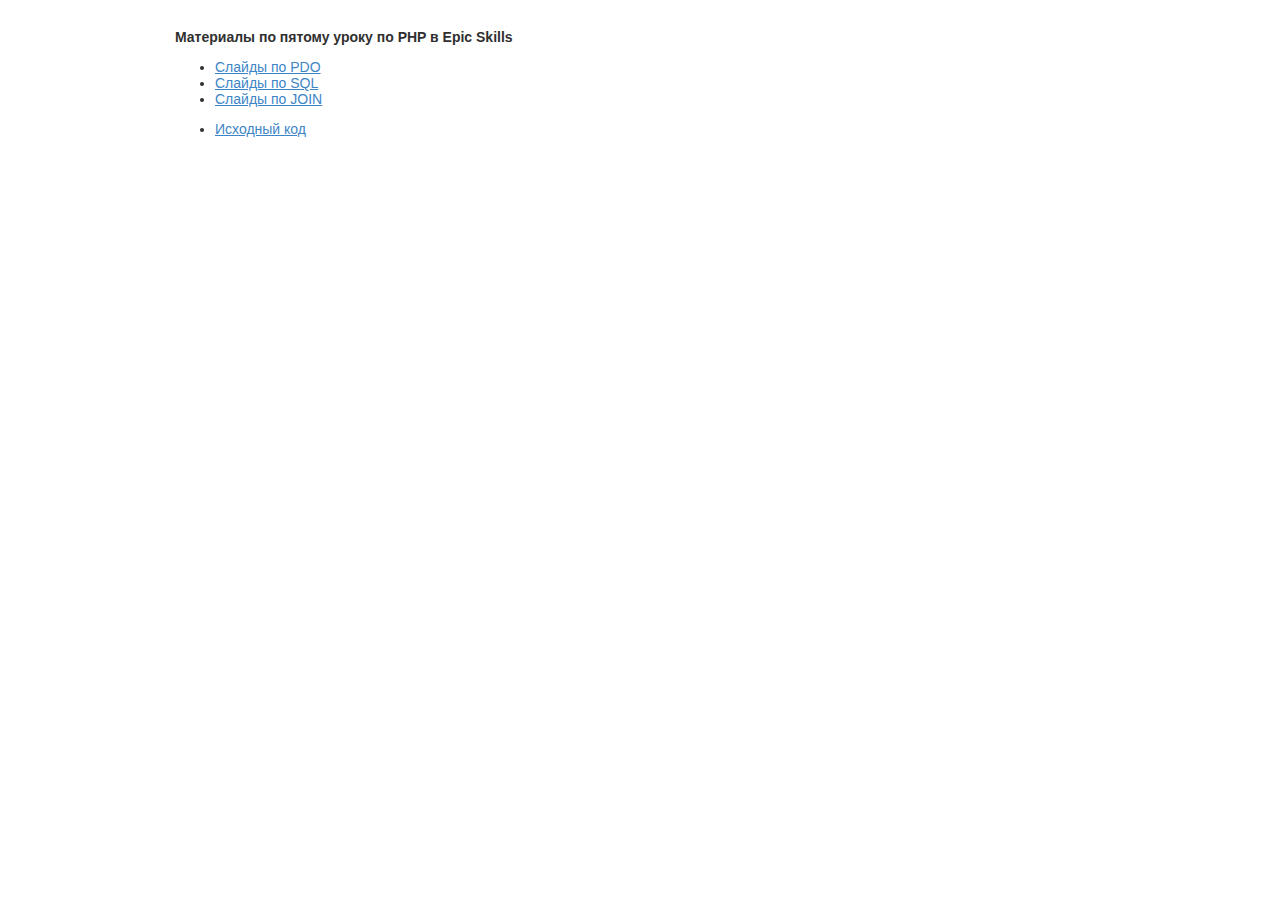
<file: index.html>
<!DOCTYPE html>
<html lang="ru">
<head>
  <meta charset="UTF-8">
  <title>Материалы к урокам в Epic Skills</title>
  <link rel="stylesheet" href="style.css">
  <meta name="viewport" content="width=device-width,initial-scale=1">
</head>
<body>
  <div class="wrapper">
    <p><b>Материалы по пятому уроку по PHP в Epic Skills</b></p>
    <ul>
      <li><a href="slides/pdo/">Слайды по PDO</a></li>
      <li><a href="slides/db/">Слайды по SQL</a></li>
      <li><a href="slides/join/">Слайды по JOIN</a></li>
    </ul>
    <ul>
      <li><a href="https://github.com/eveness/epic-skills/tree/master/php/lesson5/">Исходный код</a></li>
    </ul>
  </div>
</body>
</html>
</file>
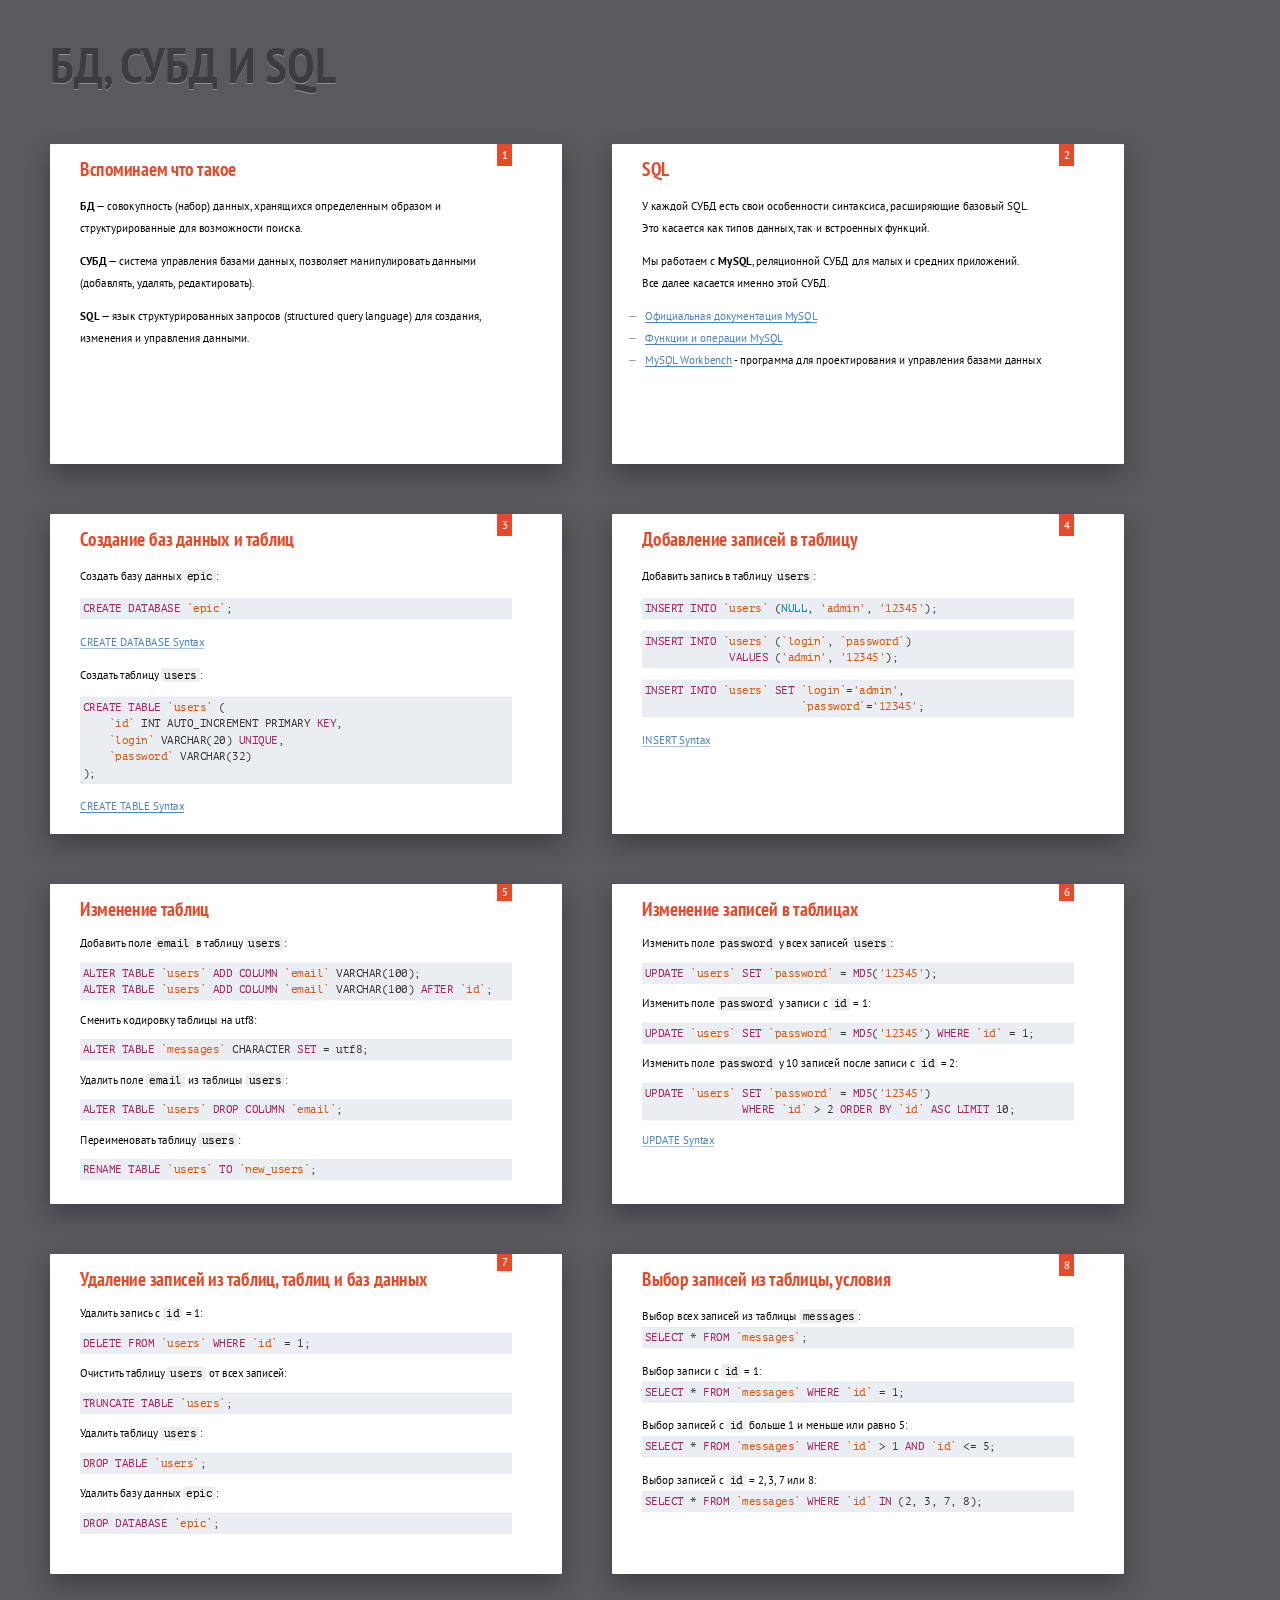
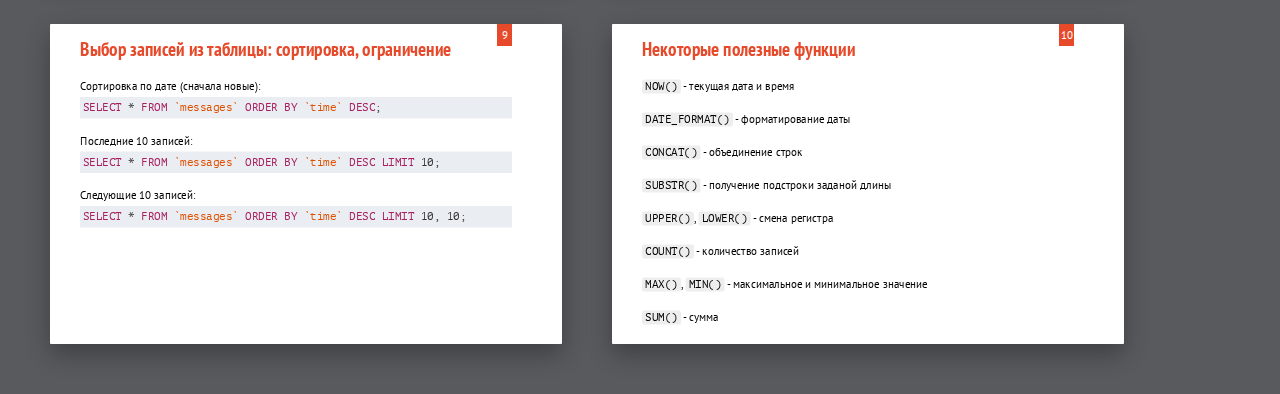
<file: slides/db/index.html>
<!DOCTYPE html>
<html lang="ru">
<head>
	<title>БД, СУБД И SQL</title>
	<meta charset="utf-8">
	<meta http-equiv="x-ua-compatible" content="ie=edge">
	<meta name="viewport" content="width=device-width, initial-scale=1">
	<link rel="stylesheet" href="shower/styles/screen-16x10.css">
	<link rel="stylesheet" href="highlight/styles/github-gist.css">
	<style>
		.slide {
			padding-top: 30px;
			padding-left: 60px;
			font-size: 22px;
		}
		.slide::after {
			background: #e74a2a;
			height: auto;
			padding-top: 0;
			width: 30px;
		}
		.slide pre code {
			line-height: 1.5;
			width: auto;
			margin: 0;
			padding: 5px;
			background: #eaeef3;
		}
		.slide h2 {
			color: #e74a2a;
			font-size: 38px;
			font-weight: 400;
		}
		.progress {
			border: 8px solid #3d85c6;
		}
		.desc {
			line-height: 1.5;
		}
	</style>
</head>
<body class="shower list">

	<header class="caption">
		<h1>БД, СУБД И SQL</h1>
	</header>

<section class="slide">
<h2>Вспоминаем что такое</h2>
<p><b>БД</b> <span class="next">— совокупность (набор) данных, хранящихся определенным образом и структурированные для возможности поиска.</span></p>
<p><b>СУБД</b> <span class="next">— система управления базами данных, позволяет манипулировать данными (добавлять, удалять, редактировать).</span></p>
<p><b>SQL</b> <span class="next">— язык структурированных запросов (structured query language) для создания, изменения и управления данными.</span></p>
</section>

<section class="slide">
<h2>SQL</h2>
<p>У каждой СУБД есть свои особенности синтаксиса, расширяющие базовый SQL.<br>Это каcается как типов данных, так и встроенных функций.</p>
<p>Мы работаем с <b>MySQL</b>, реляционной СУБД для малых и средних приложений.<br>Все далее касается именно этой СУБД.</p>
<ul>
	<li>
		<a href="http://dev.mysql.com/doc/refman/5.7/en/">Официальная документация MySQL</a>
	</li>
	<li>
		<a href="http://dev.mysql.com/doc/refman/5.7/en/func-op-summary-ref.html">Функции и операции MySQL</a>
	</li>
	<li>
		<a href="https://www.mysql.com/products/workbench/">MySQL Workbench</a> - программа для проектирования и управления базами данных</a>
	</li>
</ul>
</section>

<!-- 	<section class="slide desc">
		<h2>Типы данных - целые числа</h2>
		<p><code>INT</code> или <code>INTEGER</code><br>от -2 147 483 648 до 2 147 483 647, или от 0 до 4 294 967 295</p>
		<p><code>TINYINT</code><br>от -128 до 127, или от 0 до 255</p>
		<p><code>SMALLINT</code><br>от -32 768 до 32 767, или от 0 до 65 535</p>
		<p><code>MEDIUMINT</code><br>от -8 388 608 до 8 388 607, или от 0 до 16 777 215</p>
		<p><code>BIGINT</code><br>от -9 223 372 036 854 775 808 до 9 223 372 036 854 775 807,<br>или от 0 до 18 446 744 073 709 551 615</p>
	</section>
	<section class="slide desc">
		<h2>Типы данных - дробные числа</h2>
		<p>M - общее количество цифр (точность).<br>D - количество знаков после запятой (дробной части).</p>
		<p><code>DECIMAL(M, D)</code> или <code>DEC</code>, <code>NUMERIC</code><br>65 и 30</p>
		<p><code>FLOAT(M, D)</code><br>от -3.402823466E+38 до -1.175494351E-38, 0,<br>и от 1.175494351E-38 до 3.402823466E+38</p>
		<p><code>DOUBLE(M, D)</code><br>от -1.7976931348623157E+308 до -2.2250738585072014E-308, 0,<br>и от 2.2250738585072014E-308 до 1.7976931348623157E+308</p>
	</section>
	<section class="slide desc">
		<h2>Типы данных - дата и время</h2>
		<p><code>DATE</code><br>дата в формате 'YYYY-MM-DD'</p>
		<p><code>DATETIME(0-6)</code><br>дата и время в формате 'YYYY-MM-DD HH:MM:SS[.fraction]'</p>
		<p><code>TIMESTAMP(0-6)</code><br>количество секунд с 1 января 1970 года</p>
		<p><code>TIME(0-6)</code><br>время в формате 'HH:MM:SS[.fraction]'</p>
		<p><code>YEAR</code><br>год в формате 'YYYY'</p>
	</section> -->

<section class="slide">
<h2>Создание баз данных и таблиц</h2>
<p>Создать базу данных <code>epic</code>:</p>
<pre><code class="sql">CREATE DATABASE `epic`;</code></pre>
<p><a href="http://dev.mysql.com/doc/refman/5.7/en/create-database.html">CREATE DATABASE Syntax</a></p>
<p>Создать таблицу <code>users</code>:</p>
<pre><code class="sql">CREATE TABLE `users` (
	`id` INT AUTO_INCREMENT PRIMARY KEY,
	`login` VARCHAR(20) UNIQUE,
	`password` VARCHAR(32)
);</code></pre>
<p><a href="http://dev.mysql.com/doc/refman/5.7/en/create-table.html">CREATE TABLE Syntax</a></p>
</section>



<section class="slide">
<h2>Добавление записей в таблицу</h2>
<p>Добавить запись в таблицу <code>users</code>:</p>
<pre><code class="sql">INSERT INTO `users` (NULL, 'admin', '12345');</code></pre>
<pre><code class="sql">INSERT INTO `users` (`login`, `password`) 
             VALUES ('admin', '12345');</code></pre>
<pre><code class="sql">INSERT INTO `users` SET `login`='admin', 
                        `password`='12345';</code></pre>
<p><a href="http://dev.mysql.com/doc/refman/5.7/en/insert.html">INSERT Syntax</a></p>
</section>



	<section class="slide desc">
		<h2>Изменение таблиц</h2>
<p>Добавить поле <code>email</code> в таблицу <code>users</code>:</p>
<pre><code class="sql">ALTER TABLE `users` ADD COLUMN `email` VARCHAR(100);
ALTER TABLE `users` ADD COLUMN `email` VARCHAR(100) AFTER `id`;</code></pre>
<p>Сменить кодировку таблицы на utf8:</p>
<pre><code class="sql">ALTER TABLE `messages` CHARACTER SET = utf8;</code></pre>
<p>Удалить поле <code>email</code> из таблицы <code>users</code>:</p>
<pre><code class="sql">ALTER TABLE `users` DROP COLUMN `email`;</code></pre>
<p>Переименовать таблицу <code>users</code>:</p>
<pre><code class="sql">RENAME TABLE `users` TO `new_users`;</code></pre>
	</section>


	<section class="slide desc">
		<h2>Изменение записей в таблицах</h2>
		<p>Изменить поле <code>password</code> у всех записей <code>users</code>:</p>
		<pre><code class="sql">UPDATE `users` SET `password` = MD5('12345');</code></pre>
		<p>Изменить поле <code>password</code> у записи с <code>id</code> = 1:</p>
		<pre><code class="sql">UPDATE `users` SET `password` = MD5('12345') WHERE `id` = 1;</code></pre>
		<p>Изменить поле <code>password</code> у 10 записей после записи с <code>id</code> = 2:</p>
		<pre><code class="sql">UPDATE `users` SET `password` = MD5('12345') 
               WHERE `id` > 2 ORDER BY `id` ASC LIMIT 10;</code></pre>
     <p><a href="http://dev.mysql.com/doc/refman/5.7/en/update.html">UPDATE Syntax</a></p>
	</section>


	<section class="slide desc">
		<h2>Удаление записей из таблиц, таблиц и баз данных</h2>
		<p>Удалить запись с <code>id</code> = 1:</p>
		<pre><code class="sql">DELETE FROM `users` WHERE `id` = 1;</code></pre>
		<p>Очистить таблицу <code>users</code> от всех записей:</p>
		<pre><code class="sql">TRUNCATE TABLE `users`;</code></pre>
		<p>Удалить таблицу <code>users</code>:</p>
		<pre><code class="sql">DROP TABLE `users`;</code></pre>
		<p>Удалить базу данных <code>epic</code>:</p>
		<pre><code class="sql">DROP DATABASE `epic`;</code></pre>
	</section>

	<section class="slide">
		<h2>Выбор записей из таблицы, условия</h2>
		Выбор всех записей из таблицы <code>messages</code>:
		<pre><code class="sql">SELECT * FROM `messages`;</code></pre>
		Выбор записи с <code>id</code> = 1:
		<pre><code class="sql">SELECT * FROM `messages` WHERE `id` = 1;</code></pre>
		Выбор записей с <code>id</code> больше 1 и меньше или равно 5:
		<pre><code class="sql">SELECT * FROM `messages` WHERE `id` > 1 AND `id` <= 5;</code></pre>
		Выбор записей с <code>id</code> = 2, 3, 7 или 8:
		<pre><code class="sql">SELECT * FROM `messages` WHERE `id` IN (2, 3, 7, 8);</code></pre>
	</section>

	<section class="slide">
		<h2>Выбор записей из таблицы: сортировка, ограничение</h2>
		Сортировка по дате (сначала новые):
		<pre><code class="sql">SELECT * FROM `messages` ORDER BY `time` DESC;</code></pre>
		Последние 10 записей:
		<pre><code class="sql">SELECT * FROM `messages` ORDER BY `time` DESC LIMIT 10;</code></pre>
		Следующие 10 записей:
		<pre><code class="sql">SELECT * FROM `messages` ORDER BY `time` DESC LIMIT 10, 10;</code></pre>
	</section>

	<section class="slide">
		<h2>Некоторые полезные функции</h2>
		<p><code>NOW()</code> - текущая дата и время</p>
		<p><code>DATE_FORMAT()</code> - форматирование даты</p>
		<p><code>CONCAT()</code> - объединение строк</p>
		<p><code>SUBSTR()</code> - получение подстроки заданой длины</p>
		<p><code>UPPER()</code>, <code>LOWER()</code> - смена регистра</p>
		<p><code>COUNT()</code> - количество записей</p>
		<p><code>MAX()</code>, <code>MIN()</code> - максимальное и минимальное значение</p>
		<p><code>SUM()</code> - сумма</p>
	</section>

	<div class="progress"></div>
	<script src="shower/shower.min.js"></script>
	<script src="highlight/highlight.pack.js"></script>
	<script>hljs.initHighlightingOnLoad();</script>
</body>
</html>
</file>
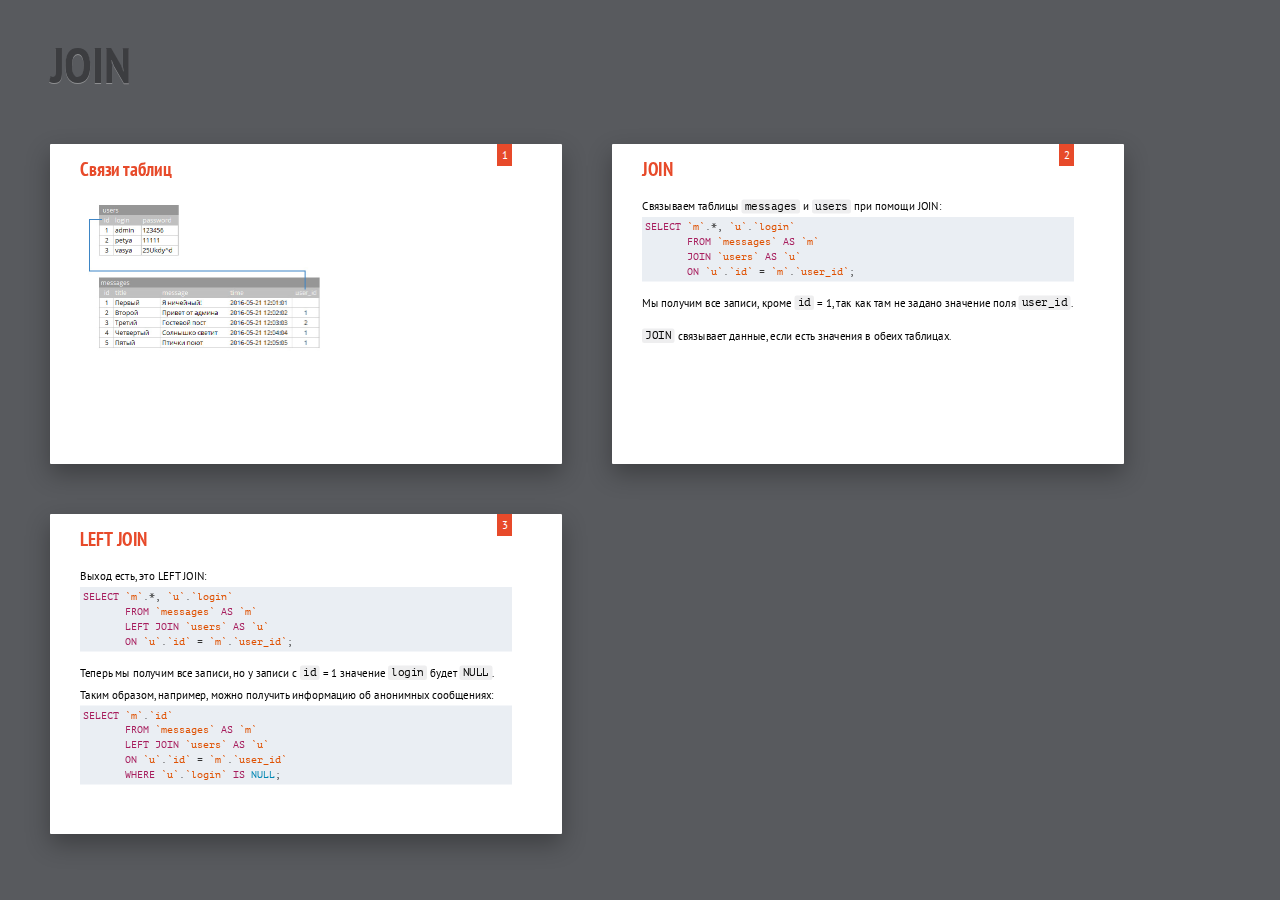
<file: slides/join/index.html>
<!DOCTYPE html>
<html lang="ru">
<head>
	<title>JOIN</title>
	<meta charset="utf-8">
	<meta http-equiv="x-ua-compatible" content="ie=edge">
	<meta name="viewport" content="width=device-width, initial-scale=1">
	<link rel="stylesheet" href="shower/styles/screen-16x10.css">
	<link rel="stylesheet" href="highlight/styles/github-gist.css">
	<style>
		.slide {
			padding-top: 30px;
			padding-left: 60px;
			font-size: 22px;
		}
		.slide::after {
			background: #e74a2a;
			height: auto;
			padding-top: 0;
			width: 30px;
		}
		.slide pre code {
			line-height: 1.5;
			width: auto;
			margin: 0;
			padding: 5px;
			background: #eaeef3;
		}
		.slide h2 {
			color: #e74a2a;
			font-size: 38px;
			font-weight: 400;
		}
		.progress {
			border: 8px solid #3d85c6;
		}
		.desc {
			line-height: 1.5;
		}
	</style>
</head>
<body class="shower list">

	<header class="caption">
		<h1>JOIN</h1>
	</header>

<section class="slide">
<h2>Cвязи таблиц</h2>
<img src="img/tables_relations-1.jpg" alt="" width="591" height="528">
</section>

<section class="slide">
<h2>JOIN</h2>
Связываем таблицы <code>messages</code> и <code>users</code> при помощи JOIN:
<pre style="font-size: 0.9em;"><code class="sql">SELECT `m`.*, `u`.`login` 
       FROM `messages` AS `m` 
       JOIN `users` AS `u` 
       ON `u`.`id` = `m`.`user_id`;</code></pre>
<p>Мы получим все записи, кроме <code>id</code> = 1, так как там не задано значение поля <code>user_id</code>.</p>
<p><code>JOIN</code> связывает данные, если есть значения в обеих таблицах.</p>
</section>

<section class="slide">
<h2>LEFT JOIN</h2>
Выход есть, это LEFT JOIN:
<pre style="font-size: 0.9em;"><code class="sql">SELECT `m`.*, `u`.`login` 
       FROM `messages` AS `m` 
       LEFT JOIN `users` AS `u` 
       ON `u`.`id` = `m`.`user_id`;</code></pre>
Теперь мы получим все записи, но у записи с <code>id</code> = 1 значение <code>login</code> будет <code>NULL</code>.<br>
Таким образом, например, можно получить информацию об анонимных сообщениях:
<pre style="font-size: 0.9em;"><code class="sql">SELECT `m`.`id` 
       FROM `messages` AS `m` 
       LEFT JOIN `users` AS `u` 
       ON `u`.`id` = `m`.`user_id`
       WHERE `u`.`login` IS NULL;</code></pre>
</section>

	<div class="progress"></div>
	<script src="shower/shower.min.js"></script>
	<script src="highlight/highlight.pack.js"></script>
	<script>hljs.initHighlightingOnLoad();</script>
</body>
</html>
</file>
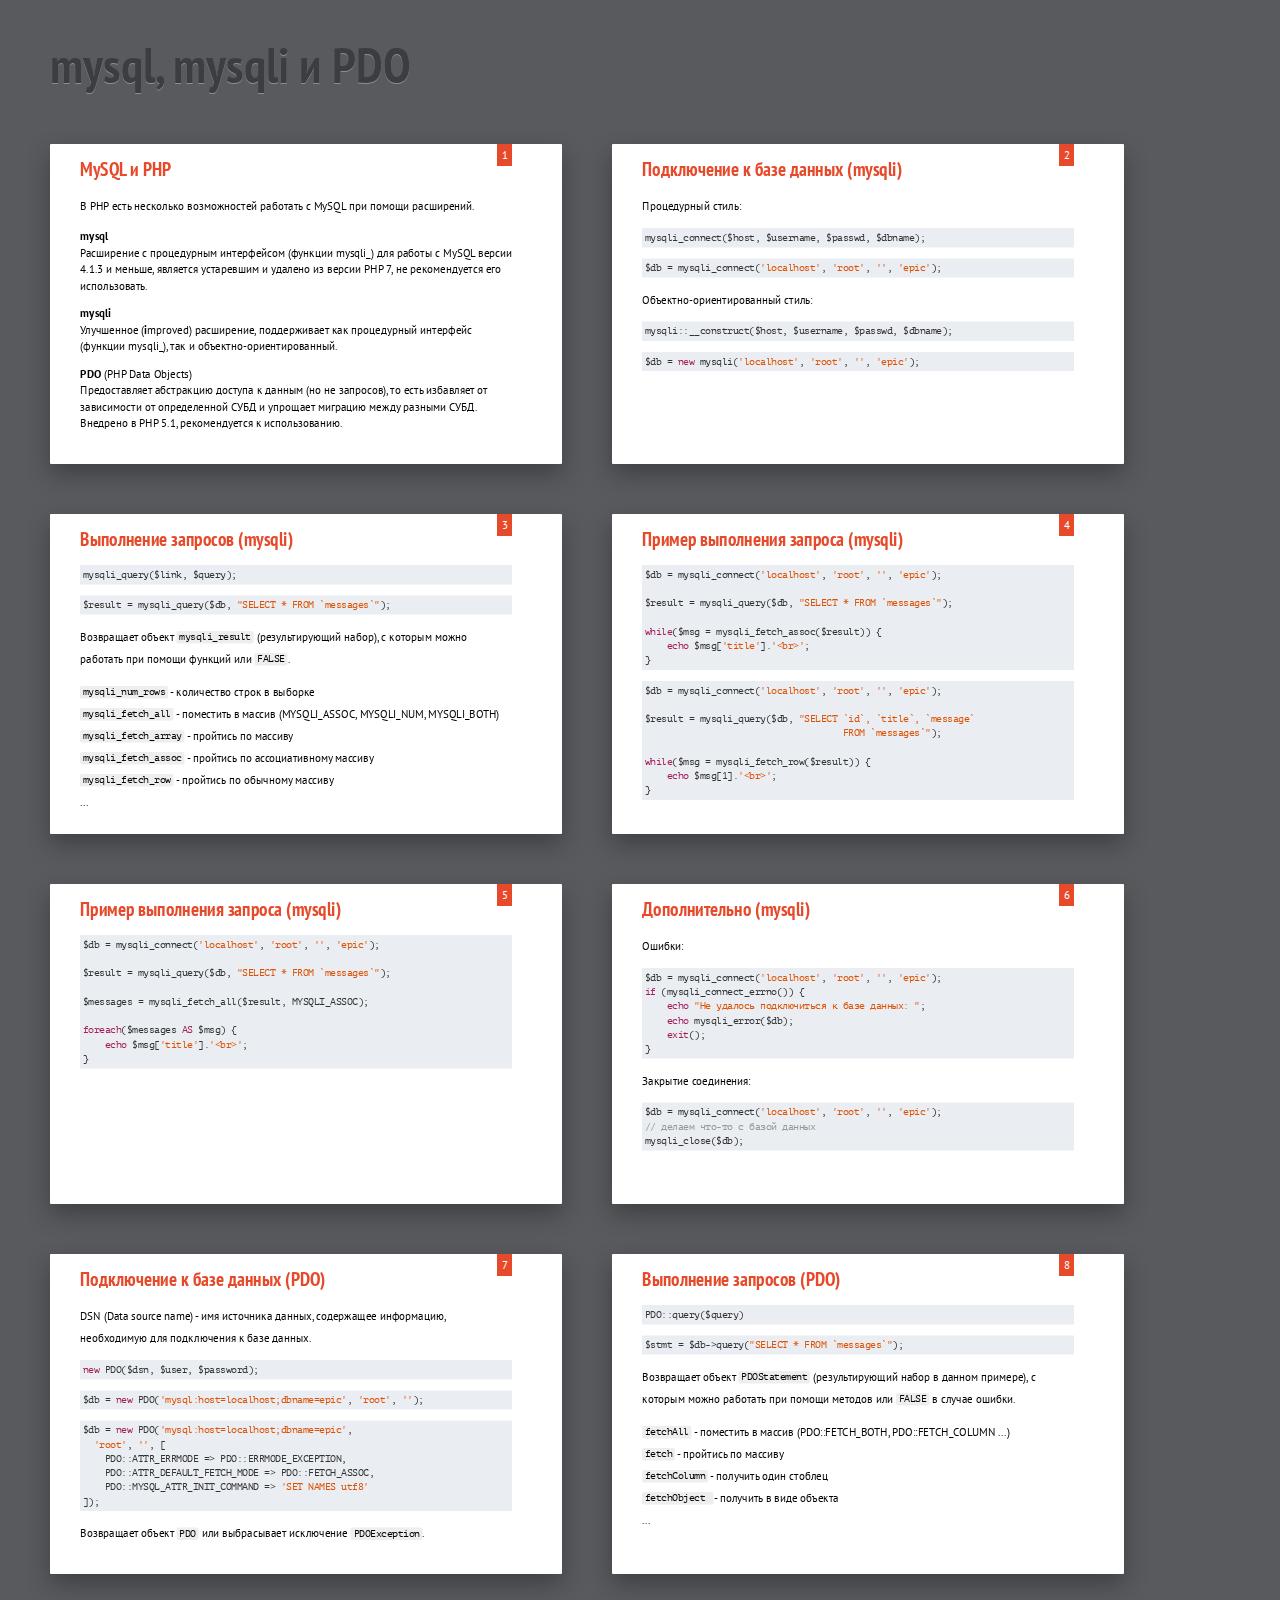
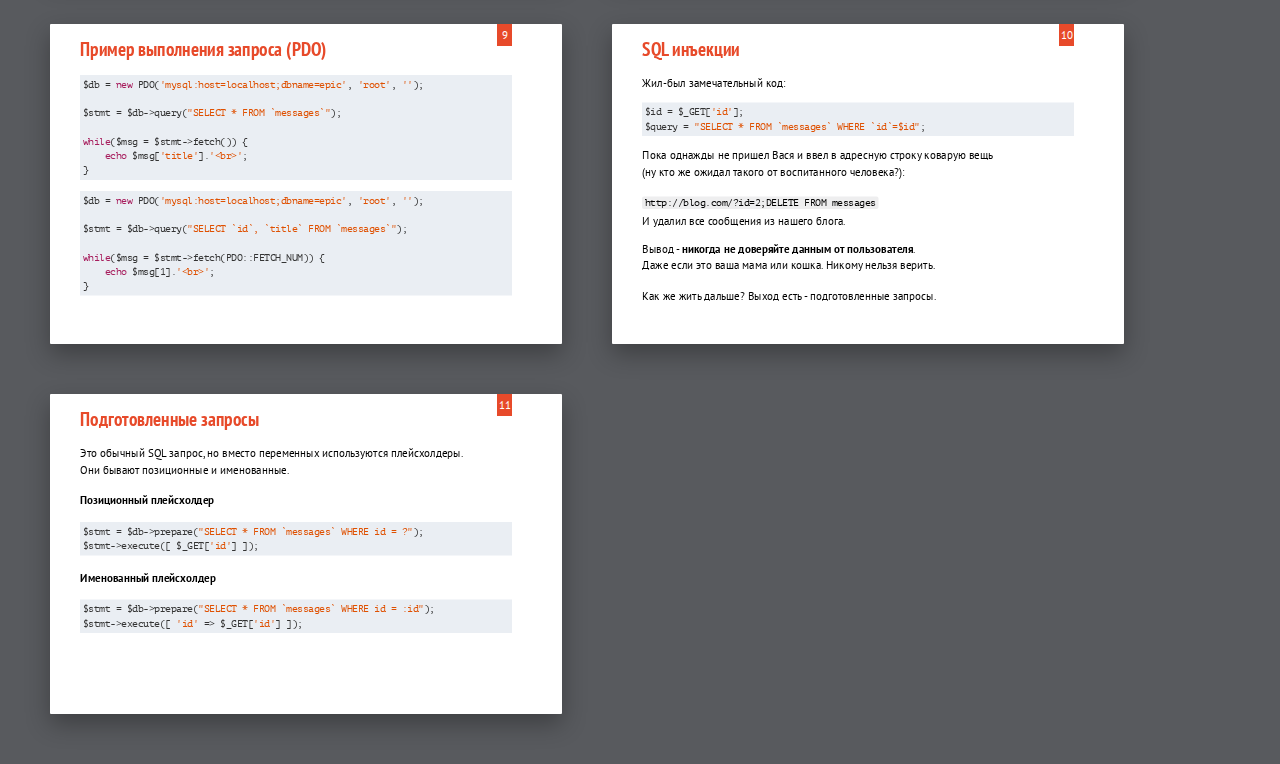
<file: slides/pdo/index.html>
<!DOCTYPE html>
<html lang="ru">
<head>
	<title>mysql, mysqli и PDO</title>
	<meta charset="utf-8">
	<meta http-equiv="x-ua-compatible" content="ie=edge">
	<meta name="viewport" content="width=device-width, initial-scale=1">
	<link rel="stylesheet" href="shower/styles/screen-16x10.css">
	<link rel="stylesheet" href="highlight/styles/github-gist.css">
	<style>
		.slide {
			padding-top: 30px;
			padding-left: 60px;
			font-size: 22px;
		}
		.slide::after {
			background: #e74a2a;
			height: auto;
			padding-top: 0;
			width: 30px;
		}
		.slide code {
			font-size: 19px;
		}
		.slide pre code {
			line-height: 1.5;
			width: auto;
			margin: 0;
			padding: 5px;
			background: #eaeef3;
		}
		.slide h2 {
			color: #e74a2a;
			font-size: 38px;
			font-weight: 400;
		}
		.progress {
			border: 8px solid #3d85c6;
		}
		.desc {
			line-height: 1.5;
		}
	</style>
</head>
<body class="shower list">

	<header class="caption">
		<h1>mysql, mysqli и PDO</h1>
	</header>

<section class="slide">
<h2>MySQL и PHP</h2>
<p>В PHP есть несколько возможностей работать с MySQL при помощи расширений.</p>
<p class="desc"><b>mysql</b><br>
Расширение с процедурным интерфейсом (функции mysqli_) для работы с MySQL версии 4.1.3 и меньше, является устаревшим и удалено из версии PHP 7, не рекомендуется его использовать.</p>
<p class="desc"><b>mysqli</b><br>Улучшенное (<b>i</b>mproved) расширение, поддерживает как процедурный интерфейс (функции mysqli_), так и объектно-ориентированный.</p>
<p class="desc"><b>PDO</b> (PHP Data Objects)<br>Предоставляет абстракцию доступа к данным (но не запросов), то есть избавляет от зависимости от определенной СУБД и упрощает миграцию между разными СУБД. Внедрено в PHP 5.1, рекомендуется к использованию.</p>

</section>

<section class="slide">
<h2>Подключение к базе данных (mysqli)</h2>
<p>Процедурный стиль:</p>
<pre><code class="php">mysqli_connect($host, $username, $passwd, $dbname);</code></pre>
<pre><code class="php">$db = mysqli_connect('localhost', 'root', '', 'epic');</code></pre>
<p>Объектно-ориентированный стиль:</p>
<pre><code class="php">mysqli::__construct($host, $username, $passwd, $dbname);</code></pre>
<pre><code class="php">$db = new mysqli('localhost', 'root', '', 'epic');</code></pre>
</section>


<section class="slide">
<h2>Выполнение запросов (mysqli)</h2>
<pre><code class="php">mysqli_query($link, $query);</code></pre>
<pre><code class="php">$result = mysqli_query($db, "SELECT * FROM `messages`");</code></pre>
<p>Возвращает объект <code>mysqli_result</code> (результирующий набор), с которым можно работать при помощи функций или <code>FALSE</code>.</p>
<p>
	<code>mysqli_num_rows</code> - количество строк в выборке<br>
	<code>mysqli_fetch_all</code> - поместить в массив (MYSQLI_ASSOC, MYSQLI_NUM, MYSQLI_BOTH)<br>
	<code>mysqli_fetch_array</code> - пройтись по массиву<br>
	<code>mysqli_fetch_assoc</code> - пройтись по ассоциативному массиву<br>
	<code>mysqli_fetch_row</code> - пройтись по обычному массиву<br>
	...
</p>
</section>

<section class="slide">
<h2>Пример выполнения запроса (mysqli)</h2>
<pre><code class="php">$db = mysqli_connect('localhost', 'root', '', 'epic');

$result = mysqli_query($db, "SELECT * FROM `messages`");

while($msg = mysqli_fetch_assoc($result)) {
	echo $msg['title'].'&lt;br>';
}</code></pre>
<pre><code class="php">$db = mysqli_connect('localhost', 'root', '', 'epic');

$result = mysqli_query($db, "SELECT `id`, `title`, `message` 
                                    FROM `messages`");

while($msg = mysqli_fetch_row($result)) {
	echo $msg[1].'&lt;br>';
}</code></pre>
</section>

<!-- <section class="slide white">
    <img class="cover height" src="img/keep-calm-and-love-programming.jpg">
</section> -->


<section class="slide">
<h2>Пример выполнения запроса (mysqli)</h2>
<pre><code class="php">$db = mysqli_connect('localhost', 'root', '', 'epic');

$result = mysqli_query($db, "SELECT * FROM `messages`");

$messages = mysqli_fetch_all($result, MYSQLI_ASSOC);

foreach($messages AS $msg) {
	echo $msg['title'].'&lt;br>';
}</code></pre>
</section>

<section class="slide">
<h2>Дополнительно (mysqli)</h2>
<p>Ошибки:</p>
<pre><code class="php">$db = mysqli_connect('localhost', 'root', '', 'epic');
if (mysqli_connect_errno()) {
	echo "Не удалось подключиться к базе данных: ";
	echo mysqli_error($db);
	exit();
}</code></pre>
<p>Закрытие соединения:</p>
<pre><code class="php">$db = mysqli_connect('localhost', 'root', '', 'epic');
// делаем что-то с базой данных
mysqli_close($db);</code></pre>
</section>

<section class="slide">
<h2>Подключение к базе данных (PDO)</h2>
<p>DSN (Data source name) - имя источника данных, содержащее информацию, необходимую для подключения к базе данных.</p>
<pre><code class="php">new PDO($dsn, $user, $password);</code></pre>
<pre><code class="php">$db = new PDO('mysql:host=localhost;dbname=epic', 'root', '');</code></pre>
<pre class="next"><code class="php">$db = new PDO('mysql:host=localhost;dbname=epic', 
  'root', '', [
    PDO::ATTR_ERRMODE => PDO::ERRMODE_EXCEPTION,
    PDO::ATTR_DEFAULT_FETCH_MODE => PDO::FETCH_ASSOC,
    PDO::MYSQL_ATTR_INIT_COMMAND => 'SET NAMES utf8'
]);</code></pre>
<p>Возвращает объект <code>PDO</code> или выбрасывает исключение <code>PDOException</code>.</p>
</section>

<section class="slide">
<h2>Выполнение запросов (PDO)</h2>
<pre><code class="php">PDO::query($query)</code></pre>
<pre><code class="php">$stmt = $db->query("SELECT * FROM `messages`");</code></pre>
<p>Возвращает объект <code>PDOStatement</code> (результирующий набор в данном примере), с которым можно работать при помощи методов или <code>FALSE</code> в случае ошибки.</p>
<p>
	<code>fetchAll</code> - поместить в массив (PDO::FETCH_BOTH, PDO::FETCH_COLUMN ...)<br>
	<code>fetch</code> - пройтись по массиву<br>
	<code>fetchColumn</code> - получить один стоблец<br>
	<code>fetchObject </code> - получить в виде объекта<br>
	...
</p>
</section>

<section class="slide">
<h2>Пример выполнения запроса (PDO)</h2>
<pre><code class="php">$db = new PDO('mysql:host=localhost;dbname=epic', 'root', '');

$stmt = $db->query("SELECT * FROM `messages`");

while($msg = $stmt->fetch()) {
	echo $msg['title'].'&lt;br>';
}
</code></pre>
<pre class="next"><code class="php">$db = new PDO('mysql:host=localhost;dbname=epic', 'root', '');

$stmt = $db->query("SELECT `id`, `title` FROM `messages`");

while($msg = $stmt->fetch(PDO::FETCH_NUM)) {
	echo $msg[1].'&lt;br>';
}
</code></pre>
</section>

<section class="slide">
<h2>SQL инъекции</h2>
<p class="desc">Жил-был замечательный код:</p>
<pre><code class="php">$id = $_GET['id'];
$query = "SELECT * FROM `messages` WHERE `id`=$id";</code></pre><div class="next">
	
	<p class="desc">Пока однажды не пришел Вася и ввел в адресную строку коварую вещь<br>(ну кто же ожидал такого от воспитанного человека?):</p>
	<code>http://blog.com/?id=2;DELETE FROM messages</code>
</div>
<p class="desc next">И удалил все сообщения из нашего блога.</p>
<p class="desc next">Вывод - <b>никогда не доверяйте данным от пользователя</b>.<br>Даже если это ваша мама или кошка. Никому нельзя верить.</p>
<p class="next">Как же жить дальше? Выход есть - подготовленные запросы.</p>
</section>

<section class="slide">
<h2>Подготовленные запросы</h2>
<p class="desc">Это обычный SQL запрос, но вместо переменных используются плейсхолдеры.<br>Они бывают позиционные и именованные.</p>
<p><b>Позиционный плейсхолдер</b></p>
<pre><code class="php">$stmt = $db->prepare("SELECT * FROM `messages` WHERE id = ?");
$stmt->execute([ $_GET['id'] ]);</code></pre>
<p><b>Именованный плейсхолдер</b></p>
<pre><code class="php">$stmt = $db->prepare("SELECT * FROM `messages` WHERE id = :id");
$stmt->execute([ 'id' => $_GET['id'] ]);</code></pre>
</section>

<!-- <section class="slide">
<h2>Выносим настройки подключения</h2>
<pre><code class="php">
$config = [
  'host' => 'localhost',
  'dbname' => 'epic',
  'user' => 'root',
  'passwd' => '',
  'options' => [
    PDO::ATTR_ERRMODE => PDO::ERRMODE_EXCEPTION,
    PDO::ATTR_DEFAULT_FETCH_MODE => PDO::FETCH_ASSOC,
    PDO::MYSQL_ATTR_INIT_COMMAND => 'SET NAMES utf8'
  ]
];

$db = new PDO("mysql:host={$config['host']};dbname={$config['dbname']}", 
              $config['user'], $config['passwd'], $config['options']);

</code></pre>
</section> -->

	<div class="progress"></div>
	<script src="shower/shower.min.js"></script>
	<script src="highlight/highlight.pack.js"></script>
	<script>hljs.initHighlightingOnLoad();</script>
</body>
</html>
</file>
<file: style.css>
body, html {

  margin: 0;
  padding: 0;

  font-family: Verdana, Helvetica, sans-serif;
  font-size: 14px;
  color: #303030;

}

a {
  color: #3d85c6;
}

.wrapper {

  max-width: 960px;
  box-sizing: border-box;
  margin: 0 auto;
  padding: 15px;

}
</file>
<file: slides/db/shower/styles/screen-16x10.css>
/**
 * Ribbon theme for Shower HTML presentation engine
 * shower-ribbon v2.0.5, https://github.com/shower/ribbon
 * @copyright 2010–2016 Vadim Makeev, http://pepelsbey.net/
 * @license MIT
 */
@charset "UTF-8";@font-face{font-family:PT Sans;src:url(../fonts/pt-sans-regular.woff) format("woff")}@font-face{font-weight:700;font-family:PT Sans;src:url(../fonts/pt-sans-bold.woff) format("woff")}@font-face{font-style:italic;font-family:PT Sans;src:url(../fonts/pt-sans-italic.woff) format("woff")}@font-face{font-style:italic;font-weight:700;font-family:PT Sans;src:url(../fonts/pt-sans-bold-italic.woff) format("woff")}@font-face{font-family:PT Sans Narrow;font-weight:700;src:url(../fonts/pt-sans-narrow-bold.woff) format("woff")}@font-face{font-family:PT Mono;src:url(../fonts/pt-mono-regular.woff) format("woff")}*,::after,::before{box-sizing:border-box}a,abbr,acronym,address,applet,article,aside,audio,b,big,blockquote,body,canvas,caption,center,cite,code,dd,del,details,dfn,div,dl,dt,em,embed,fieldset,figcaption,figure,footer,form,h1,h2,h3,h4,h5,h6,header,hgroup,html,i,iframe,img,ins,kbd,label,legend,li,mark,menu,nav,object,ol,output,p,pre,q,ruby,s,samp,section,small,span,strike,strong,sub,summary,sup,table,tbody,td,tfoot,th,thead,time,tr,tt,u,ul,var,video{margin:0;padding:0;border:0;font:inherit;vertical-align:baseline}article,aside,details,figcaption,figure,footer,header,hgroup,main,menu,nav,section{display:block}body{line-height:1}ol,ul{list-style:none}blockquote,q{quotes:none}blockquote::after,blockquote::before,q::after,q::before{content:none}table{border-collapse:collapse;border-spacing:0}a{text-decoration:none}@page{margin:0;size:1024px 640px}.shower{color:#000;counter-reset:slide;font:25px/2 PT Sans,sans-serif;-webkit-print-color-adjust:exact;-webkit-text-size-adjust:none;-moz-text-size-adjust:none;-ms-text-size-adjust:none}@media print{.shower{text-rendering:geometricPrecision}}.caption{font-size:25px;display:none;margin-top:-.2em;padding:0 1em .93em;width:100%;color:#3c3d40;text-shadow:0 1px 0 #8d8e90}@media (min-width:1174px){.caption{font-size:50px}}@media (min-width:2348px){.caption{font-size:100px}}.caption h1{padding-bottom:.15em;font:700 1em/1 PT Sans Narrow,sans-serif}.caption p{line-height:1;font-size:.6em}.caption a{color:#4b86c2;text-shadow:0 -1px 0 #1f3f60}.slide{position:relative;z-index:1;overflow:hidden;padding:106px 100px 0;width:1024px;height:640px;background:#fff;font-size:25px}.slide::after{position:absolute;top:0;right:100px;padding-top:15px;width:50px;height:100px;background:url(../images/ribbon.svg) no-repeat;color:#fff;counter-increment:slide;content:counter(slide);text-align:center}.slide h2{margin-bottom:34px;color:#585a5e;font:700 50px/1 PT Sans Narrow,sans-serif}.slide p{margin-bottom:1em}.slide p.note{color:#979a9e}.slide a{background:-webkit-linear-gradient(bottom,currentColor .09em,transparent .09em) repeat-x;background:linear-gradient(to top,currentColor .09em,transparent .09em) repeat-x;color:#4b86c2}.slide b,.slide strong{font-weight:700}.slide blockquote,.slide dfn,.slide em,.slide i{font-style:italic}.slide code,.slide kbd,.slide mark,.slide samp{padding:.1em .3em;border-radius:.2em}.slide code,.slide kbd,.slide samp{background:rgba(88,90,94,.1);line-height:1;font-family:PT Mono,monospace,monospace}.slide mark{background:#fafaa2}.slide sub,.slide sup{position:relative;line-height:0;font-size:75%}.slide sub{bottom:-.25em}.slide sup{top:-.5em}.slide blockquote::before{position:absolute;margin:-.15em 0 0 -.43em;color:#ccc;line-height:1;font-size:8em;content:'\201C'}.slide blockquote+figcaption{margin:-1em 0 1em;font-style:italic;font-weight:700}.slide ol,.slide ul{margin-bottom:1em;counter-reset:list}.slide ol li,.slide ul li{page-break-inside:avoid;text-indent:-2em}.slide ol li::before,.slide ul li::before{display:inline-block;width:2em;color:#979a9e;text-align:right}.slide ol ol,.slide ol ul,.slide ul ol,.slide ul ul{margin-bottom:0;margin-left:2em}.slide ul>li::before{padding-right:.5em;content:'•'}.slide ul>li:lang(ru)::before{content:'—'}.slide ol>li::before{padding-right:.4em;counter-increment:list;content:counter(list) "."}.slide table{margin-left:-100px;margin-bottom:1em;width:calc(100% + 100px + 100px)}.slide table td:first-child,.slide table th:first-child{padding-left:96px}.slide table td:last-child,.slide table th:last-child{padding-right:96px}.slide table th{text-align:left;font-weight:700}.slide table tr:not(:last-of-type)>*{background:-webkit-linear-gradient(bottom,rgba(88,90,94,.5) .055em,transparent .055em) repeat-x;background:linear-gradient(to top,rgba(88,90,94,.5) .055em,transparent .055em) repeat-x}.slide table.striped tr:nth-child(even){background:rgba(88,90,94,.1)}.slide table.striped tr>*{background-image:none}.slide pre{margin-bottom:1em;counter-reset:code;white-space:normal}.slide pre code{display:block;margin-left:-100px;padding:0 0 0 100px;width:calc(100% + 100px + 100px);border-radius:0;background:0 0;line-height:2;white-space:pre;-moz-tab-size:4;-o-tab-size:4;tab-size:4}.slide pre code:not(:only-child).mark{background:rgba(88,90,94,.1)}.slide pre code:not(:only-child)::before{position:absolute;margin-left:-2em;color:#979a9e;counter-increment:code;content:counter(code,decimal-leading-zero) "."}.slide pre mark{position:relative;z-index:-1;margin:0 -.3em}.slide pre mark.important{background:#c00;color:#fff}.slide pre .comment{color:#999}.slide footer{position:absolute;right:0;bottom:-640px;left:0;display:none;padding:41px 100px 8px;background:#fbfbba;box-shadow:0 1px 0 #fafaa2 inset;-webkit-transition:bottom .3s;transition:bottom .3s}.slide footer mark{background:rgba(255,255,255,.8)}.slide:hover>footer{bottom:0}.slide.grid{background-image:url(../images/grid.png);-ms-interpolation-mode:nearest-neighbor;image-rendering:-webkit-optimize-contrast;image-rendering:-moz-crisp-edges;image-rendering:pixelated}@media (-webkit-min-device-pixel-ratio:2),(min-resolution:2dppx){.slide.grid{background-image:url(../images/grid@2x.png);background-size:1024px auto}}.slide.black{background-color:#000}.slide.black::after,.slide.white::after{visibility:hidden}.slide.white{background-color:#fff}.slide .double{-webkit-columns:2;-moz-columns:2;columns:2;-webkit-column-gap:75px;-moz-column-gap:75px;column-gap:75px}.slide .shout{position:absolute;top:50%;left:0;width:100%;text-align:center;line-height:1;font-size:150px;-webkit-transform:translateY(-50%);transform:translateY(-50%)}.slide .shout a{background:-webkit-linear-gradient(bottom,currentColor .11em,transparent .11em) repeat-x;background:linear-gradient(to top,currentColor .11em,transparent .11em) repeat-x}.slide .cover{position:absolute;top:50%;left:50%;z-index:-1;-webkit-transform:translate(-50%,-50%);transform:translate(-50%,-50%);max-width:100%;max-height:100%}.slide .cover.w,.slide .cover.width{width:100%;max-height:none}.slide .cover.h,.slide .cover.height{height:100%;max-width:none}.slide .cover+figcaption{position:absolute;bottom:20px;right:10px;font-size:12px;opacity:.7;-webkit-transform-origin:0 100%;transform-origin:0 100%;-webkit-transform:translateX(100%) rotate(-90deg);transform:translateX(100%) rotate(-90deg)}.slide .cover+figcaption.white{color:#fff}.slide .cover+figcaption a{color:currentcolor}.slide .place{position:absolute;top:50%;left:50%;-webkit-transform:translate(-50%,-50%);transform:translate(-50%,-50%)}.slide .place.b.l,.slide .place.b.r,.slide .place.bottom.left,.slide .place.bottom.right,.slide .place.t.l,.slide .place.t.r,.slide .place.top.left,.slide .place.top.right{-webkit-transform:none;transform:none}.slide .place.b,.slide .place.bottom,.slide .place.t,.slide .place.top{-webkit-transform:translate(-50%,0);transform:translate(-50%,0)}.slide .place.l,.slide .place.left,.slide .place.r,.slide .place.right{-webkit-transform:translate(0,-50%);transform:translate(0,-50%)}.slide .place.t,.slide .place.t.r,.slide .place.top,.slide .place.top.left,.slide .place.top.right{top:0}.slide .place.r,.slide .place.right{right:0;left:auto}.slide .place.b,.slide .place.b.l,.slide .place.b.r,.slide .place.bottom,.slide .place.bottom.left,.slide .place.bottom.right{top:auto;bottom:0}.slide .place.l,.slide .place.left{left:0}.progress{left:-20px;bottom:0;z-index:1;display:none;width:0;height:0;box-sizing:content-box;border:10px solid #4b86c2;border-right-color:transparent;-webkit-transition:width .2s linear;transition:width .2s linear;clip:rect(10px,1044px,20px,20px)}.progress[style*='100%']{padding-left:10px}.badge,.badge a,.progress{position:absolute}.badge{font-size:10px;top:0;z-index:1;overflow:hidden;display:none;width:9em;height:9em;right:0;visibility:hidden}@media (min-width:1174px){.badge{font-size:20px}}@media (min-width:2348px){.badge{font-size:40px}}.badge a{right:-50%;bottom:50%;left:-50%;visibility:visible;background:#4b86c2;color:#fff;text-align:center;line-height:2;-webkit-transform-origin:50% 100%;transform-origin:50% 100%;-webkit-transform:rotate(45deg);transform:rotate(45deg)}.region{display:none}@media screen{.shower.list{padding-top:25px;width:100%;display:-webkit-box;display:-webkit-flex;display:-ms-flexbox;display:flex;-webkit-flex-wrap:wrap;-ms-flex-wrap:wrap;flex-wrap:wrap;background:#585a5e;position:absolute;clip:rect(0,auto,auto,0)}}@media screen and (min-width:1174px){.shower.list{padding-top:50px}}@media screen and (min-width:2348px){.shower.list{padding-top:100px}}@media screen{.shower.list .caption{display:block}.shower.list .slide{-webkit-transform-origin:0 0;transform-origin:0 0;margin:0 -768px -455px 25px;-webkit-transform:scale(.25);transform:scale(.25);border-radius:2px;box-shadow:0 20px 50px rgba(0,0,0,.3)}}@media screen and (min-width:1174px){.shower.list .slide{margin:0 -512px -270px 50px;-webkit-transform:scale(.5);transform:scale(.5)}}@media screen and (min-width:2348px){.shower.list .slide{margin:0 0 100px 100px;-webkit-transform:scale(1);transform:scale(1)}}@media screen{.shower.list .slide:hover{box-shadow:0 0 0 20px rgba(0,0,0,.1),0 20px 50px rgba(0,0,0,.3)}.shower.list .slide:target{box-shadow:0 0 0 1px #376da3,0 0 0 20px #4b86c2,0 20px 50px rgba(0,0,0,.3)}.shower.list .slide *{pointer-events:none}.shower.list .badge,.shower.list .slide footer{display:block}.shower.full{position:absolute;top:50%;left:50%;overflow:hidden;margin:-320px 0 0 -512px;width:1024px;height:640px;background:#000}.shower.full .slide{position:absolute;top:0;left:0;margin-left:-150%;visibility:hidden}.shower.full .slide:target{margin:0;visibility:visible}.shower.full .slide pre code:not(:only-child).mark.next{visibility:visible;background:0 0}.shower.full .slide pre code:not(:only-child).mark.next.active{background:rgba(88,90,94,.1)}.shower.full .slide .next{visibility:hidden}.shower.full .slide .next.active{visibility:visible}.shower.full .slide .shout.grow,.shower.full .slide .shout.shrink{opacity:0;-webkit-transition:.4s ease-out;transition:.4s ease-out;-webkit-transition-property:opacity,-webkit-transform;transition-property:opacity,transform;transition-property:opacity,transform,-webkit-transform}.shower.full .slide .shout.grow{-webkit-transform:scale(.1) translateY(-50%);transform:scale(.1) translateY(-50%)}.shower.full .slide .shout.shrink{-webkit-transform:scale(10) translateY(-50%);transform:scale(10) translateY(-50%)}.shower.full .slide:target .shout.grow,.shower.full .slide:target .shout.shrink{opacity:1;-webkit-transform:scale(1) translateY(-50%);transform:scale(1) translateY(-50%)}.shower.full .progress{display:block;-webkit-transform:translateZ(0);transform:translateZ(0)}.shower.full .region{position:absolute;clip:rect(0 0 0 0);overflow:hidden;margin:-1px;padding:0;width:1px;height:1px;border:none;display:block}}
</file>
<file: slides/db/highlight/styles/github-gist.css>
/**
 * GitHub Gist Theme
 * Author : Louis Barranqueiro - https://github.com/LouisBarranqueiro
 */

.hljs {
  display: block;
  background: white;
  padding: 0.5em;
  color: #333333;
  overflow-x: auto;
}

.hljs-comment,
.hljs-meta {
  color: #969896;
}

.hljs-string,
.hljs-variable,
.hljs-template-variable,
.hljs-strong,
.hljs-emphasis,
.hljs-quote {
  color: #df5000;
}

.hljs-keyword,
.hljs-selector-tag,
.hljs-type {
  color: #a71d5d;
}

.hljs-literal,
.hljs-symbol,
.hljs-bullet,
.hljs-attribute {
  color: #0086b3;
}

.hljs-section,
.hljs-name {
  color: #63a35c;
}

.hljs-tag {
  color: #333333;
}

.hljs-title,
.hljs-attr,
.hljs-selector-id,
.hljs-selector-class,
.hljs-selector-attr,
.hljs-selector-pseudo {
  color: #795da3;
}

.hljs-addition {
  color: #55a532;
  background-color: #eaffea;
}

.hljs-deletion {
  color: #bd2c00;
  background-color: #ffecec;
}

.hljs-link {
  text-decoration: underline;
}
</file>
<file: slides/join/shower/styles/screen-16x10.css>
/**
 * Ribbon theme for Shower HTML presentation engine
 * shower-ribbon v2.0.5, https://github.com/shower/ribbon
 * @copyright 2010–2016 Vadim Makeev, http://pepelsbey.net/
 * @license MIT
 */
@charset "UTF-8";@font-face{font-family:PT Sans;src:url(../fonts/pt-sans-regular.woff) format("woff")}@font-face{font-weight:700;font-family:PT Sans;src:url(../fonts/pt-sans-bold.woff) format("woff")}@font-face{font-style:italic;font-family:PT Sans;src:url(../fonts/pt-sans-italic.woff) format("woff")}@font-face{font-style:italic;font-weight:700;font-family:PT Sans;src:url(../fonts/pt-sans-bold-italic.woff) format("woff")}@font-face{font-family:PT Sans Narrow;font-weight:700;src:url(../fonts/pt-sans-narrow-bold.woff) format("woff")}@font-face{font-family:PT Mono;src:url(../fonts/pt-mono-regular.woff) format("woff")}*,::after,::before{box-sizing:border-box}a,abbr,acronym,address,applet,article,aside,audio,b,big,blockquote,body,canvas,caption,center,cite,code,dd,del,details,dfn,div,dl,dt,em,embed,fieldset,figcaption,figure,footer,form,h1,h2,h3,h4,h5,h6,header,hgroup,html,i,iframe,img,ins,kbd,label,legend,li,mark,menu,nav,object,ol,output,p,pre,q,ruby,s,samp,section,small,span,strike,strong,sub,summary,sup,table,tbody,td,tfoot,th,thead,time,tr,tt,u,ul,var,video{margin:0;padding:0;border:0;font:inherit;vertical-align:baseline}article,aside,details,figcaption,figure,footer,header,hgroup,main,menu,nav,section{display:block}body{line-height:1}ol,ul{list-style:none}blockquote,q{quotes:none}blockquote::after,blockquote::before,q::after,q::before{content:none}table{border-collapse:collapse;border-spacing:0}a{text-decoration:none}@page{margin:0;size:1024px 640px}.shower{color:#000;counter-reset:slide;font:25px/2 PT Sans,sans-serif;-webkit-print-color-adjust:exact;-webkit-text-size-adjust:none;-moz-text-size-adjust:none;-ms-text-size-adjust:none}@media print{.shower{text-rendering:geometricPrecision}}.caption{font-size:25px;display:none;margin-top:-.2em;padding:0 1em .93em;width:100%;color:#3c3d40;text-shadow:0 1px 0 #8d8e90}@media (min-width:1174px){.caption{font-size:50px}}@media (min-width:2348px){.caption{font-size:100px}}.caption h1{padding-bottom:.15em;font:700 1em/1 PT Sans Narrow,sans-serif}.caption p{line-height:1;font-size:.6em}.caption a{color:#4b86c2;text-shadow:0 -1px 0 #1f3f60}.slide{position:relative;z-index:1;overflow:hidden;padding:106px 100px 0;width:1024px;height:640px;background:#fff;font-size:25px}.slide::after{position:absolute;top:0;right:100px;padding-top:15px;width:50px;height:100px;background:url(../images/ribbon.svg) no-repeat;color:#fff;counter-increment:slide;content:counter(slide);text-align:center}.slide h2{margin-bottom:34px;color:#585a5e;font:700 50px/1 PT Sans Narrow,sans-serif}.slide p{margin-bottom:1em}.slide p.note{color:#979a9e}.slide a{background:-webkit-linear-gradient(bottom,currentColor .09em,transparent .09em) repeat-x;background:linear-gradient(to top,currentColor .09em,transparent .09em) repeat-x;color:#4b86c2}.slide b,.slide strong{font-weight:700}.slide blockquote,.slide dfn,.slide em,.slide i{font-style:italic}.slide code,.slide kbd,.slide mark,.slide samp{padding:.1em .3em;border-radius:.2em}.slide code,.slide kbd,.slide samp{background:rgba(88,90,94,.1);line-height:1;font-family:PT Mono,monospace,monospace}.slide mark{background:#fafaa2}.slide sub,.slide sup{position:relative;line-height:0;font-size:75%}.slide sub{bottom:-.25em}.slide sup{top:-.5em}.slide blockquote::before{position:absolute;margin:-.15em 0 0 -.43em;color:#ccc;line-height:1;font-size:8em;content:'\201C'}.slide blockquote+figcaption{margin:-1em 0 1em;font-style:italic;font-weight:700}.slide ol,.slide ul{margin-bottom:1em;counter-reset:list}.slide ol li,.slide ul li{page-break-inside:avoid;text-indent:-2em}.slide ol li::before,.slide ul li::before{display:inline-block;width:2em;color:#979a9e;text-align:right}.slide ol ol,.slide ol ul,.slide ul ol,.slide ul ul{margin-bottom:0;margin-left:2em}.slide ul>li::before{padding-right:.5em;content:'•'}.slide ul>li:lang(ru)::before{content:'—'}.slide ol>li::before{padding-right:.4em;counter-increment:list;content:counter(list) "."}.slide table{margin-left:-100px;margin-bottom:1em;width:calc(100% + 100px + 100px)}.slide table td:first-child,.slide table th:first-child{padding-left:96px}.slide table td:last-child,.slide table th:last-child{padding-right:96px}.slide table th{text-align:left;font-weight:700}.slide table tr:not(:last-of-type)>*{background:-webkit-linear-gradient(bottom,rgba(88,90,94,.5) .055em,transparent .055em) repeat-x;background:linear-gradient(to top,rgba(88,90,94,.5) .055em,transparent .055em) repeat-x}.slide table.striped tr:nth-child(even){background:rgba(88,90,94,.1)}.slide table.striped tr>*{background-image:none}.slide pre{margin-bottom:1em;counter-reset:code;white-space:normal}.slide pre code{display:block;margin-left:-100px;padding:0 0 0 100px;width:calc(100% + 100px + 100px);border-radius:0;background:0 0;line-height:2;white-space:pre;-moz-tab-size:4;-o-tab-size:4;tab-size:4}.slide pre code:not(:only-child).mark{background:rgba(88,90,94,.1)}.slide pre code:not(:only-child)::before{position:absolute;margin-left:-2em;color:#979a9e;counter-increment:code;content:counter(code,decimal-leading-zero) "."}.slide pre mark{position:relative;z-index:-1;margin:0 -.3em}.slide pre mark.important{background:#c00;color:#fff}.slide pre .comment{color:#999}.slide footer{position:absolute;right:0;bottom:-640px;left:0;display:none;padding:41px 100px 8px;background:#fbfbba;box-shadow:0 1px 0 #fafaa2 inset;-webkit-transition:bottom .3s;transition:bottom .3s}.slide footer mark{background:rgba(255,255,255,.8)}.slide:hover>footer{bottom:0}.slide.grid{background-image:url(../images/grid.png);-ms-interpolation-mode:nearest-neighbor;image-rendering:-webkit-optimize-contrast;image-rendering:-moz-crisp-edges;image-rendering:pixelated}@media (-webkit-min-device-pixel-ratio:2),(min-resolution:2dppx){.slide.grid{background-image:url(../images/grid@2x.png);background-size:1024px auto}}.slide.black{background-color:#000}.slide.black::after,.slide.white::after{visibility:hidden}.slide.white{background-color:#fff}.slide .double{-webkit-columns:2;-moz-columns:2;columns:2;-webkit-column-gap:75px;-moz-column-gap:75px;column-gap:75px}.slide .shout{position:absolute;top:50%;left:0;width:100%;text-align:center;line-height:1;font-size:150px;-webkit-transform:translateY(-50%);transform:translateY(-50%)}.slide .shout a{background:-webkit-linear-gradient(bottom,currentColor .11em,transparent .11em) repeat-x;background:linear-gradient(to top,currentColor .11em,transparent .11em) repeat-x}.slide .cover{position:absolute;top:50%;left:50%;z-index:-1;-webkit-transform:translate(-50%,-50%);transform:translate(-50%,-50%);max-width:100%;max-height:100%}.slide .cover.w,.slide .cover.width{width:100%;max-height:none}.slide .cover.h,.slide .cover.height{height:100%;max-width:none}.slide .cover+figcaption{position:absolute;bottom:20px;right:10px;font-size:12px;opacity:.7;-webkit-transform-origin:0 100%;transform-origin:0 100%;-webkit-transform:translateX(100%) rotate(-90deg);transform:translateX(100%) rotate(-90deg)}.slide .cover+figcaption.white{color:#fff}.slide .cover+figcaption a{color:currentcolor}.slide .place{position:absolute;top:50%;left:50%;-webkit-transform:translate(-50%,-50%);transform:translate(-50%,-50%)}.slide .place.b.l,.slide .place.b.r,.slide .place.bottom.left,.slide .place.bottom.right,.slide .place.t.l,.slide .place.t.r,.slide .place.top.left,.slide .place.top.right{-webkit-transform:none;transform:none}.slide .place.b,.slide .place.bottom,.slide .place.t,.slide .place.top{-webkit-transform:translate(-50%,0);transform:translate(-50%,0)}.slide .place.l,.slide .place.left,.slide .place.r,.slide .place.right{-webkit-transform:translate(0,-50%);transform:translate(0,-50%)}.slide .place.t,.slide .place.t.r,.slide .place.top,.slide .place.top.left,.slide .place.top.right{top:0}.slide .place.r,.slide .place.right{right:0;left:auto}.slide .place.b,.slide .place.b.l,.slide .place.b.r,.slide .place.bottom,.slide .place.bottom.left,.slide .place.bottom.right{top:auto;bottom:0}.slide .place.l,.slide .place.left{left:0}.progress{left:-20px;bottom:0;z-index:1;display:none;width:0;height:0;box-sizing:content-box;border:10px solid #4b86c2;border-right-color:transparent;-webkit-transition:width .2s linear;transition:width .2s linear;clip:rect(10px,1044px,20px,20px)}.progress[style*='100%']{padding-left:10px}.badge,.badge a,.progress{position:absolute}.badge{font-size:10px;top:0;z-index:1;overflow:hidden;display:none;width:9em;height:9em;right:0;visibility:hidden}@media (min-width:1174px){.badge{font-size:20px}}@media (min-width:2348px){.badge{font-size:40px}}.badge a{right:-50%;bottom:50%;left:-50%;visibility:visible;background:#4b86c2;color:#fff;text-align:center;line-height:2;-webkit-transform-origin:50% 100%;transform-origin:50% 100%;-webkit-transform:rotate(45deg);transform:rotate(45deg)}.region{display:none}@media screen{.shower.list{padding-top:25px;width:100%;display:-webkit-box;display:-webkit-flex;display:-ms-flexbox;display:flex;-webkit-flex-wrap:wrap;-ms-flex-wrap:wrap;flex-wrap:wrap;background:#585a5e;position:absolute;clip:rect(0,auto,auto,0)}}@media screen and (min-width:1174px){.shower.list{padding-top:50px}}@media screen and (min-width:2348px){.shower.list{padding-top:100px}}@media screen{.shower.list .caption{display:block}.shower.list .slide{-webkit-transform-origin:0 0;transform-origin:0 0;margin:0 -768px -455px 25px;-webkit-transform:scale(.25);transform:scale(.25);border-radius:2px;box-shadow:0 20px 50px rgba(0,0,0,.3)}}@media screen and (min-width:1174px){.shower.list .slide{margin:0 -512px -270px 50px;-webkit-transform:scale(.5);transform:scale(.5)}}@media screen and (min-width:2348px){.shower.list .slide{margin:0 0 100px 100px;-webkit-transform:scale(1);transform:scale(1)}}@media screen{.shower.list .slide:hover{box-shadow:0 0 0 20px rgba(0,0,0,.1),0 20px 50px rgba(0,0,0,.3)}.shower.list .slide:target{box-shadow:0 0 0 1px #376da3,0 0 0 20px #4b86c2,0 20px 50px rgba(0,0,0,.3)}.shower.list .slide *{pointer-events:none}.shower.list .badge,.shower.list .slide footer{display:block}.shower.full{position:absolute;top:50%;left:50%;overflow:hidden;margin:-320px 0 0 -512px;width:1024px;height:640px;background:#000}.shower.full .slide{position:absolute;top:0;left:0;margin-left:-150%;visibility:hidden}.shower.full .slide:target{margin:0;visibility:visible}.shower.full .slide pre code:not(:only-child).mark.next{visibility:visible;background:0 0}.shower.full .slide pre code:not(:only-child).mark.next.active{background:rgba(88,90,94,.1)}.shower.full .slide .next{visibility:hidden}.shower.full .slide .next.active{visibility:visible}.shower.full .slide .shout.grow,.shower.full .slide .shout.shrink{opacity:0;-webkit-transition:.4s ease-out;transition:.4s ease-out;-webkit-transition-property:opacity,-webkit-transform;transition-property:opacity,transform;transition-property:opacity,transform,-webkit-transform}.shower.full .slide .shout.grow{-webkit-transform:scale(.1) translateY(-50%);transform:scale(.1) translateY(-50%)}.shower.full .slide .shout.shrink{-webkit-transform:scale(10) translateY(-50%);transform:scale(10) translateY(-50%)}.shower.full .slide:target .shout.grow,.shower.full .slide:target .shout.shrink{opacity:1;-webkit-transform:scale(1) translateY(-50%);transform:scale(1) translateY(-50%)}.shower.full .progress{display:block;-webkit-transform:translateZ(0);transform:translateZ(0)}.shower.full .region{position:absolute;clip:rect(0 0 0 0);overflow:hidden;margin:-1px;padding:0;width:1px;height:1px;border:none;display:block}}
</file>
<file: slides/join/highlight/styles/github-gist.css>
/**
 * GitHub Gist Theme
 * Author : Louis Barranqueiro - https://github.com/LouisBarranqueiro
 */

.hljs {
  display: block;
  background: white;
  padding: 0.5em;
  color: #333333;
  overflow-x: auto;
}

.hljs-comment,
.hljs-meta {
  color: #969896;
}

.hljs-string,
.hljs-variable,
.hljs-template-variable,
.hljs-strong,
.hljs-emphasis,
.hljs-quote {
  color: #df5000;
}

.hljs-keyword,
.hljs-selector-tag,
.hljs-type {
  color: #a71d5d;
}

.hljs-literal,
.hljs-symbol,
.hljs-bullet,
.hljs-attribute {
  color: #0086b3;
}

.hljs-section,
.hljs-name {
  color: #63a35c;
}

.hljs-tag {
  color: #333333;
}

.hljs-title,
.hljs-attr,
.hljs-selector-id,
.hljs-selector-class,
.hljs-selector-attr,
.hljs-selector-pseudo {
  color: #795da3;
}

.hljs-addition {
  color: #55a532;
  background-color: #eaffea;
}

.hljs-deletion {
  color: #bd2c00;
  background-color: #ffecec;
}

.hljs-link {
  text-decoration: underline;
}
</file>
<file: slides/pdo/shower/styles/screen-16x10.css>
/**
 * Ribbon theme for Shower HTML presentation engine
 * shower-ribbon v2.0.5, https://github.com/shower/ribbon
 * @copyright 2010–2016 Vadim Makeev, http://pepelsbey.net/
 * @license MIT
 */
@charset "UTF-8";@font-face{font-family:PT Sans;src:url(../fonts/pt-sans-regular.woff) format("woff")}@font-face{font-weight:700;font-family:PT Sans;src:url(../fonts/pt-sans-bold.woff) format("woff")}@font-face{font-style:italic;font-family:PT Sans;src:url(../fonts/pt-sans-italic.woff) format("woff")}@font-face{font-style:italic;font-weight:700;font-family:PT Sans;src:url(../fonts/pt-sans-bold-italic.woff) format("woff")}@font-face{font-family:PT Sans Narrow;font-weight:700;src:url(../fonts/pt-sans-narrow-bold.woff) format("woff")}@font-face{font-family:PT Mono;src:url(../fonts/pt-mono-regular.woff) format("woff")}*,::after,::before{box-sizing:border-box}a,abbr,acronym,address,applet,article,aside,audio,b,big,blockquote,body,canvas,caption,center,cite,code,dd,del,details,dfn,div,dl,dt,em,embed,fieldset,figcaption,figure,footer,form,h1,h2,h3,h4,h5,h6,header,hgroup,html,i,iframe,img,ins,kbd,label,legend,li,mark,menu,nav,object,ol,output,p,pre,q,ruby,s,samp,section,small,span,strike,strong,sub,summary,sup,table,tbody,td,tfoot,th,thead,time,tr,tt,u,ul,var,video{margin:0;padding:0;border:0;font:inherit;vertical-align:baseline}article,aside,details,figcaption,figure,footer,header,hgroup,main,menu,nav,section{display:block}body{line-height:1}ol,ul{list-style:none}blockquote,q{quotes:none}blockquote::after,blockquote::before,q::after,q::before{content:none}table{border-collapse:collapse;border-spacing:0}a{text-decoration:none}@page{margin:0;size:1024px 640px}.shower{color:#000;counter-reset:slide;font:25px/2 PT Sans,sans-serif;-webkit-print-color-adjust:exact;-webkit-text-size-adjust:none;-moz-text-size-adjust:none;-ms-text-size-adjust:none}@media print{.shower{text-rendering:geometricPrecision}}.caption{font-size:25px;display:none;margin-top:-.2em;padding:0 1em .93em;width:100%;color:#3c3d40;text-shadow:0 1px 0 #8d8e90}@media (min-width:1174px){.caption{font-size:50px}}@media (min-width:2348px){.caption{font-size:100px}}.caption h1{padding-bottom:.15em;font:700 1em/1 PT Sans Narrow,sans-serif}.caption p{line-height:1;font-size:.6em}.caption a{color:#4b86c2;text-shadow:0 -1px 0 #1f3f60}.slide{position:relative;z-index:1;overflow:hidden;padding:106px 100px 0;width:1024px;height:640px;background:#fff;font-size:25px}.slide::after{position:absolute;top:0;right:100px;padding-top:15px;width:50px;height:100px;background:url(../images/ribbon.svg) no-repeat;color:#fff;counter-increment:slide;content:counter(slide);text-align:center}.slide h2{margin-bottom:34px;color:#585a5e;font:700 50px/1 PT Sans Narrow,sans-serif}.slide p{margin-bottom:1em}.slide p.note{color:#979a9e}.slide a{background:-webkit-linear-gradient(bottom,currentColor .09em,transparent .09em) repeat-x;background:linear-gradient(to top,currentColor .09em,transparent .09em) repeat-x;color:#4b86c2}.slide b,.slide strong{font-weight:700}.slide blockquote,.slide dfn,.slide em,.slide i{font-style:italic}.slide code,.slide kbd,.slide mark,.slide samp{padding:.1em .3em;border-radius:.2em}.slide code,.slide kbd,.slide samp{background:rgba(88,90,94,.1);line-height:1;font-family:PT Mono,monospace,monospace}.slide mark{background:#fafaa2}.slide sub,.slide sup{position:relative;line-height:0;font-size:75%}.slide sub{bottom:-.25em}.slide sup{top:-.5em}.slide blockquote::before{position:absolute;margin:-.15em 0 0 -.43em;color:#ccc;line-height:1;font-size:8em;content:'\201C'}.slide blockquote+figcaption{margin:-1em 0 1em;font-style:italic;font-weight:700}.slide ol,.slide ul{margin-bottom:1em;counter-reset:list}.slide ol li,.slide ul li{page-break-inside:avoid;text-indent:-2em}.slide ol li::before,.slide ul li::before{display:inline-block;width:2em;color:#979a9e;text-align:right}.slide ol ol,.slide ol ul,.slide ul ol,.slide ul ul{margin-bottom:0;margin-left:2em}.slide ul>li::before{padding-right:.5em;content:'•'}.slide ul>li:lang(ru)::before{content:'—'}.slide ol>li::before{padding-right:.4em;counter-increment:list;content:counter(list) "."}.slide table{margin-left:-100px;margin-bottom:1em;width:calc(100% + 100px + 100px)}.slide table td:first-child,.slide table th:first-child{padding-left:96px}.slide table td:last-child,.slide table th:last-child{padding-right:96px}.slide table th{text-align:left;font-weight:700}.slide table tr:not(:last-of-type)>*{background:-webkit-linear-gradient(bottom,rgba(88,90,94,.5) .055em,transparent .055em) repeat-x;background:linear-gradient(to top,rgba(88,90,94,.5) .055em,transparent .055em) repeat-x}.slide table.striped tr:nth-child(even){background:rgba(88,90,94,.1)}.slide table.striped tr>*{background-image:none}.slide pre{margin-bottom:1em;counter-reset:code;white-space:normal}.slide pre code{display:block;margin-left:-100px;padding:0 0 0 100px;width:calc(100% + 100px + 100px);border-radius:0;background:0 0;line-height:2;white-space:pre;-moz-tab-size:4;-o-tab-size:4;tab-size:4}.slide pre code:not(:only-child).mark{background:rgba(88,90,94,.1)}.slide pre code:not(:only-child)::before{position:absolute;margin-left:-2em;color:#979a9e;counter-increment:code;content:counter(code,decimal-leading-zero) "."}.slide pre mark{position:relative;z-index:-1;margin:0 -.3em}.slide pre mark.important{background:#c00;color:#fff}.slide pre .comment{color:#999}.slide footer{position:absolute;right:0;bottom:-640px;left:0;display:none;padding:41px 100px 8px;background:#fbfbba;box-shadow:0 1px 0 #fafaa2 inset;-webkit-transition:bottom .3s;transition:bottom .3s}.slide footer mark{background:rgba(255,255,255,.8)}.slide:hover>footer{bottom:0}.slide.grid{background-image:url(../images/grid.png);-ms-interpolation-mode:nearest-neighbor;image-rendering:-webkit-optimize-contrast;image-rendering:-moz-crisp-edges;image-rendering:pixelated}@media (-webkit-min-device-pixel-ratio:2),(min-resolution:2dppx){.slide.grid{background-image:url(../images/grid@2x.png);background-size:1024px auto}}.slide.black{background-color:#000}.slide.black::after,.slide.white::after{visibility:hidden}.slide.white{background-color:#fff}.slide .double{-webkit-columns:2;-moz-columns:2;columns:2;-webkit-column-gap:75px;-moz-column-gap:75px;column-gap:75px}.slide .shout{position:absolute;top:50%;left:0;width:100%;text-align:center;line-height:1;font-size:150px;-webkit-transform:translateY(-50%);transform:translateY(-50%)}.slide .shout a{background:-webkit-linear-gradient(bottom,currentColor .11em,transparent .11em) repeat-x;background:linear-gradient(to top,currentColor .11em,transparent .11em) repeat-x}.slide .cover{position:absolute;top:50%;left:50%;z-index:-1;-webkit-transform:translate(-50%,-50%);transform:translate(-50%,-50%);max-width:100%;max-height:100%}.slide .cover.w,.slide .cover.width{width:100%;max-height:none}.slide .cover.h,.slide .cover.height{height:100%;max-width:none}.slide .cover+figcaption{position:absolute;bottom:20px;right:10px;font-size:12px;opacity:.7;-webkit-transform-origin:0 100%;transform-origin:0 100%;-webkit-transform:translateX(100%) rotate(-90deg);transform:translateX(100%) rotate(-90deg)}.slide .cover+figcaption.white{color:#fff}.slide .cover+figcaption a{color:currentcolor}.slide .place{position:absolute;top:50%;left:50%;-webkit-transform:translate(-50%,-50%);transform:translate(-50%,-50%)}.slide .place.b.l,.slide .place.b.r,.slide .place.bottom.left,.slide .place.bottom.right,.slide .place.t.l,.slide .place.t.r,.slide .place.top.left,.slide .place.top.right{-webkit-transform:none;transform:none}.slide .place.b,.slide .place.bottom,.slide .place.t,.slide .place.top{-webkit-transform:translate(-50%,0);transform:translate(-50%,0)}.slide .place.l,.slide .place.left,.slide .place.r,.slide .place.right{-webkit-transform:translate(0,-50%);transform:translate(0,-50%)}.slide .place.t,.slide .place.t.r,.slide .place.top,.slide .place.top.left,.slide .place.top.right{top:0}.slide .place.r,.slide .place.right{right:0;left:auto}.slide .place.b,.slide .place.b.l,.slide .place.b.r,.slide .place.bottom,.slide .place.bottom.left,.slide .place.bottom.right{top:auto;bottom:0}.slide .place.l,.slide .place.left{left:0}.progress{left:-20px;bottom:0;z-index:1;display:none;width:0;height:0;box-sizing:content-box;border:10px solid #4b86c2;border-right-color:transparent;-webkit-transition:width .2s linear;transition:width .2s linear;clip:rect(10px,1044px,20px,20px)}.progress[style*='100%']{padding-left:10px}.badge,.badge a,.progress{position:absolute}.badge{font-size:10px;top:0;z-index:1;overflow:hidden;display:none;width:9em;height:9em;right:0;visibility:hidden}@media (min-width:1174px){.badge{font-size:20px}}@media (min-width:2348px){.badge{font-size:40px}}.badge a{right:-50%;bottom:50%;left:-50%;visibility:visible;background:#4b86c2;color:#fff;text-align:center;line-height:2;-webkit-transform-origin:50% 100%;transform-origin:50% 100%;-webkit-transform:rotate(45deg);transform:rotate(45deg)}.region{display:none}@media screen{.shower.list{padding-top:25px;width:100%;display:-webkit-box;display:-webkit-flex;display:-ms-flexbox;display:flex;-webkit-flex-wrap:wrap;-ms-flex-wrap:wrap;flex-wrap:wrap;background:#585a5e;position:absolute;clip:rect(0,auto,auto,0)}}@media screen and (min-width:1174px){.shower.list{padding-top:50px}}@media screen and (min-width:2348px){.shower.list{padding-top:100px}}@media screen{.shower.list .caption{display:block}.shower.list .slide{-webkit-transform-origin:0 0;transform-origin:0 0;margin:0 -768px -455px 25px;-webkit-transform:scale(.25);transform:scale(.25);border-radius:2px;box-shadow:0 20px 50px rgba(0,0,0,.3)}}@media screen and (min-width:1174px){.shower.list .slide{margin:0 -512px -270px 50px;-webkit-transform:scale(.5);transform:scale(.5)}}@media screen and (min-width:2348px){.shower.list .slide{margin:0 0 100px 100px;-webkit-transform:scale(1);transform:scale(1)}}@media screen{.shower.list .slide:hover{box-shadow:0 0 0 20px rgba(0,0,0,.1),0 20px 50px rgba(0,0,0,.3)}.shower.list .slide:target{box-shadow:0 0 0 1px #376da3,0 0 0 20px #4b86c2,0 20px 50px rgba(0,0,0,.3)}.shower.list .slide *{pointer-events:none}.shower.list .badge,.shower.list .slide footer{display:block}.shower.full{position:absolute;top:50%;left:50%;overflow:hidden;margin:-320px 0 0 -512px;width:1024px;height:640px;background:#000}.shower.full .slide{position:absolute;top:0;left:0;margin-left:-150%;visibility:hidden}.shower.full .slide:target{margin:0;visibility:visible}.shower.full .slide pre code:not(:only-child).mark.next{visibility:visible;background:0 0}.shower.full .slide pre code:not(:only-child).mark.next.active{background:rgba(88,90,94,.1)}.shower.full .slide .next{visibility:hidden}.shower.full .slide .next.active{visibility:visible}.shower.full .slide .shout.grow,.shower.full .slide .shout.shrink{opacity:0;-webkit-transition:.4s ease-out;transition:.4s ease-out;-webkit-transition-property:opacity,-webkit-transform;transition-property:opacity,transform;transition-property:opacity,transform,-webkit-transform}.shower.full .slide .shout.grow{-webkit-transform:scale(.1) translateY(-50%);transform:scale(.1) translateY(-50%)}.shower.full .slide .shout.shrink{-webkit-transform:scale(10) translateY(-50%);transform:scale(10) translateY(-50%)}.shower.full .slide:target .shout.grow,.shower.full .slide:target .shout.shrink{opacity:1;-webkit-transform:scale(1) translateY(-50%);transform:scale(1) translateY(-50%)}.shower.full .progress{display:block;-webkit-transform:translateZ(0);transform:translateZ(0)}.shower.full .region{position:absolute;clip:rect(0 0 0 0);overflow:hidden;margin:-1px;padding:0;width:1px;height:1px;border:none;display:block}}
</file>
<file: slides/pdo/highlight/styles/github-gist.css>
/**
 * GitHub Gist Theme
 * Author : Louis Barranqueiro - https://github.com/LouisBarranqueiro
 */

.hljs {
  display: block;
  background: white;
  padding: 0.5em;
  color: #333333;
  overflow-x: auto;
}

.hljs-comment,
.hljs-meta {
  color: #969896;
}

.hljs-string,
.hljs-variable,
.hljs-template-variable,
.hljs-strong,
.hljs-emphasis,
.hljs-quote {
  color: #df5000;
}

.hljs-keyword,
.hljs-selector-tag,
.hljs-type {
  color: #a71d5d;
}

.hljs-literal,
.hljs-symbol,
.hljs-bullet,
.hljs-attribute {
  color: #0086b3;
}

.hljs-section,
.hljs-name {
  color: #63a35c;
}

.hljs-tag {
  color: #333333;
}

.hljs-title,
.hljs-attr,
.hljs-selector-id,
.hljs-selector-class,
.hljs-selector-attr,
.hljs-selector-pseudo {
  color: #795da3;
}

.hljs-addition {
  color: #55a532;
  background-color: #eaffea;
}

.hljs-deletion {
  color: #bd2c00;
  background-color: #ffecec;
}

.hljs-link {
  text-decoration: underline;
}
</file>
